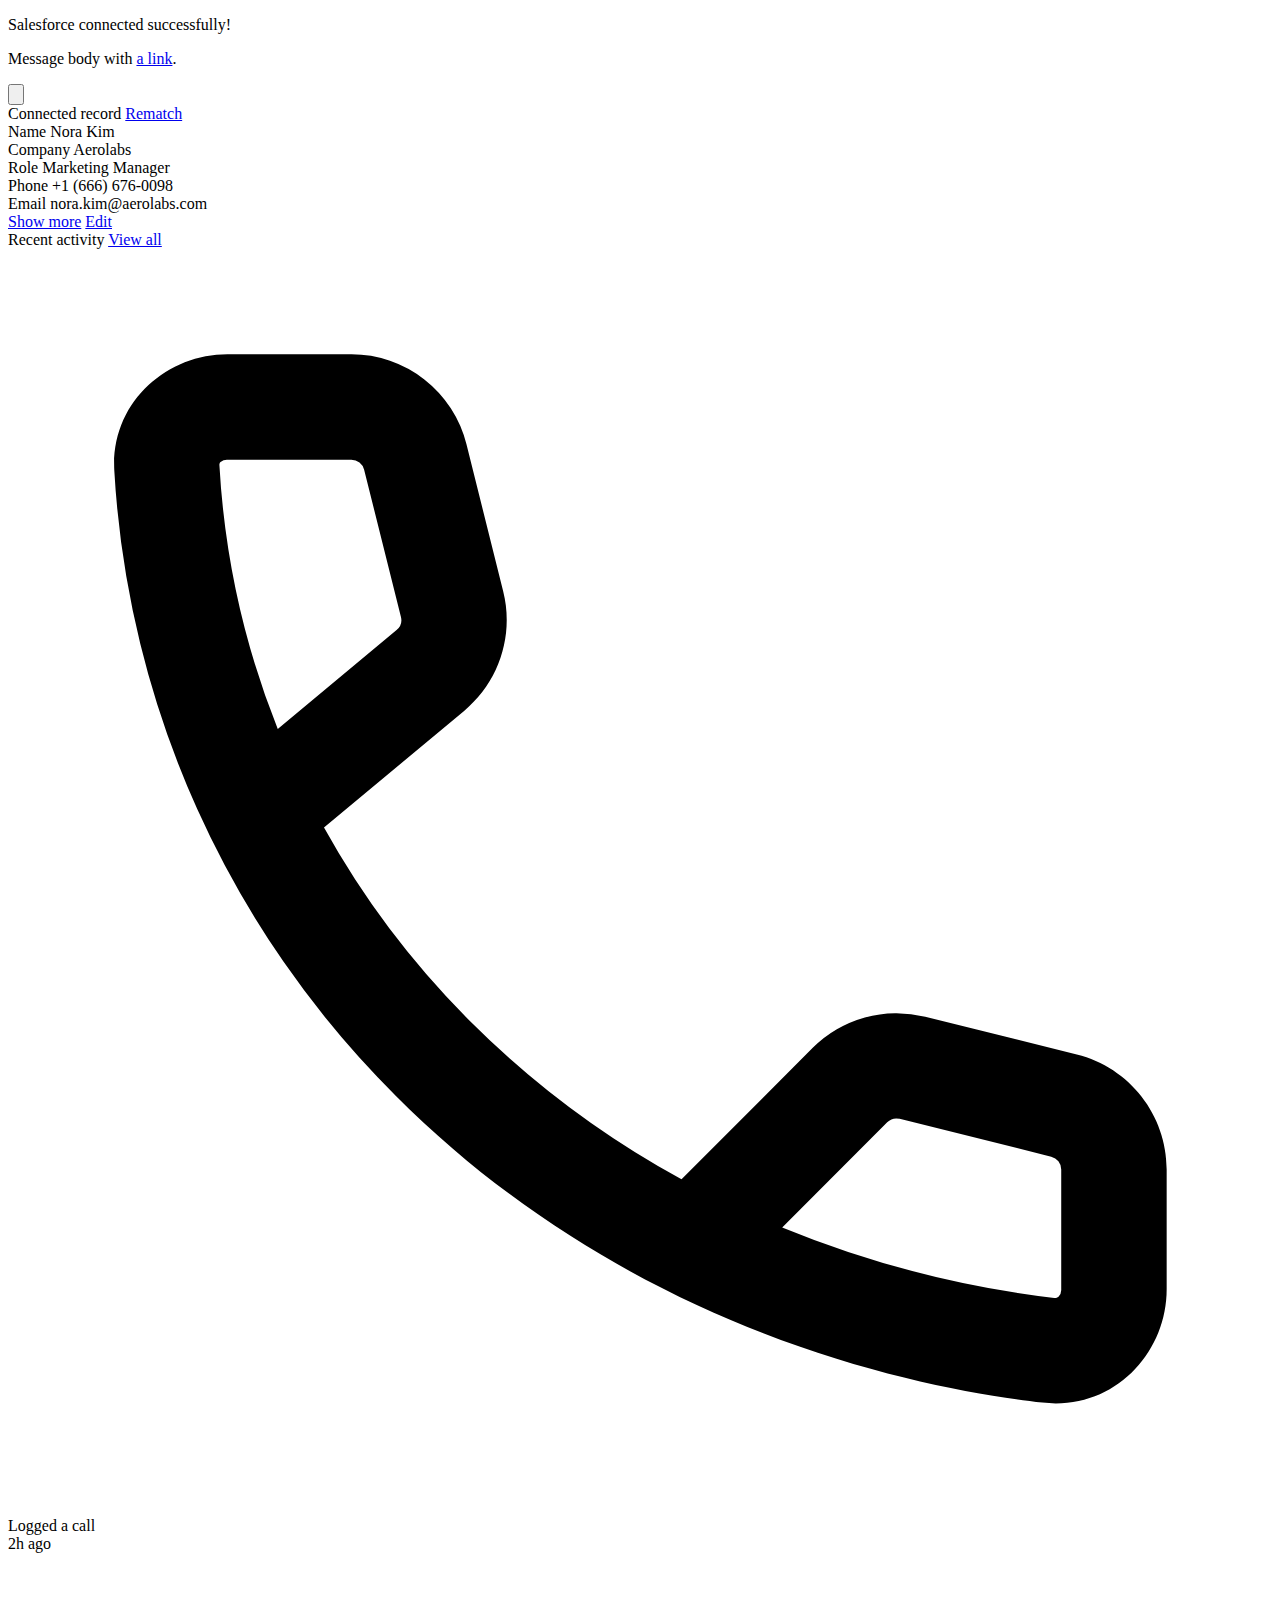
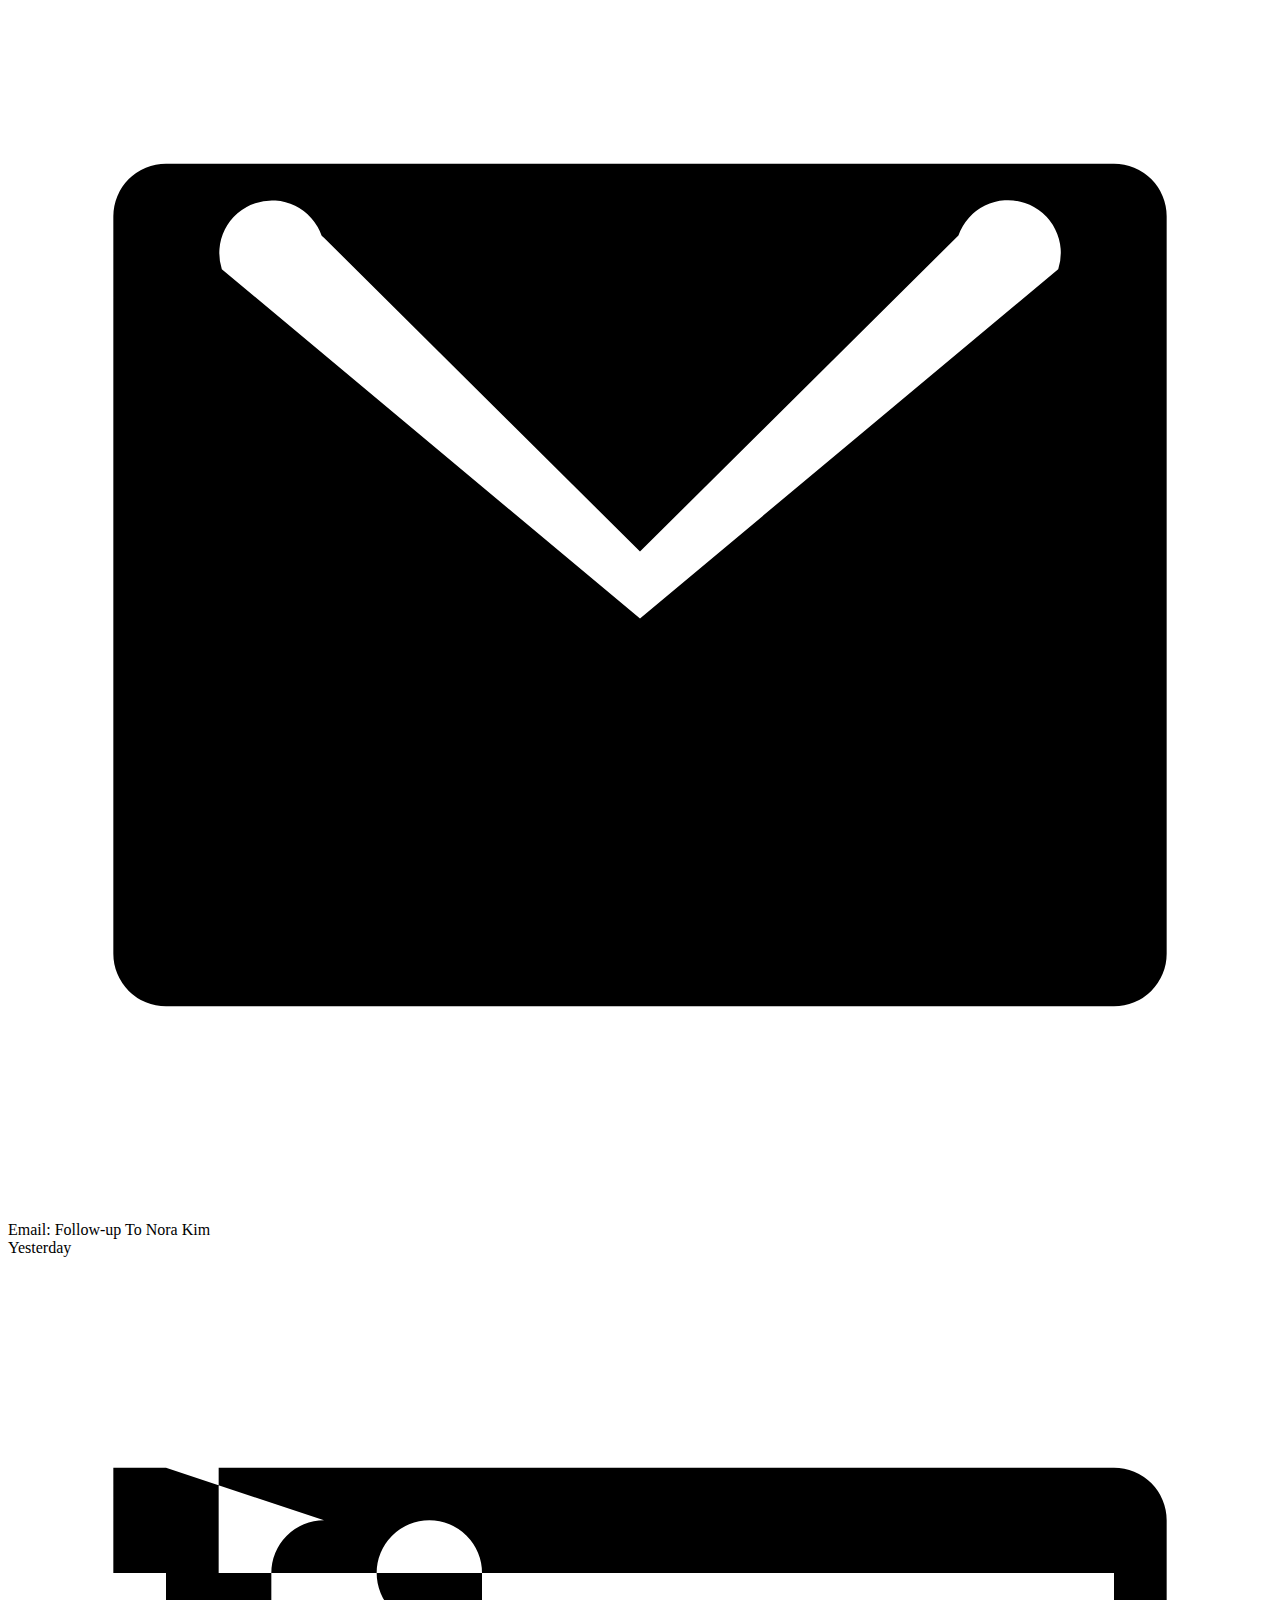
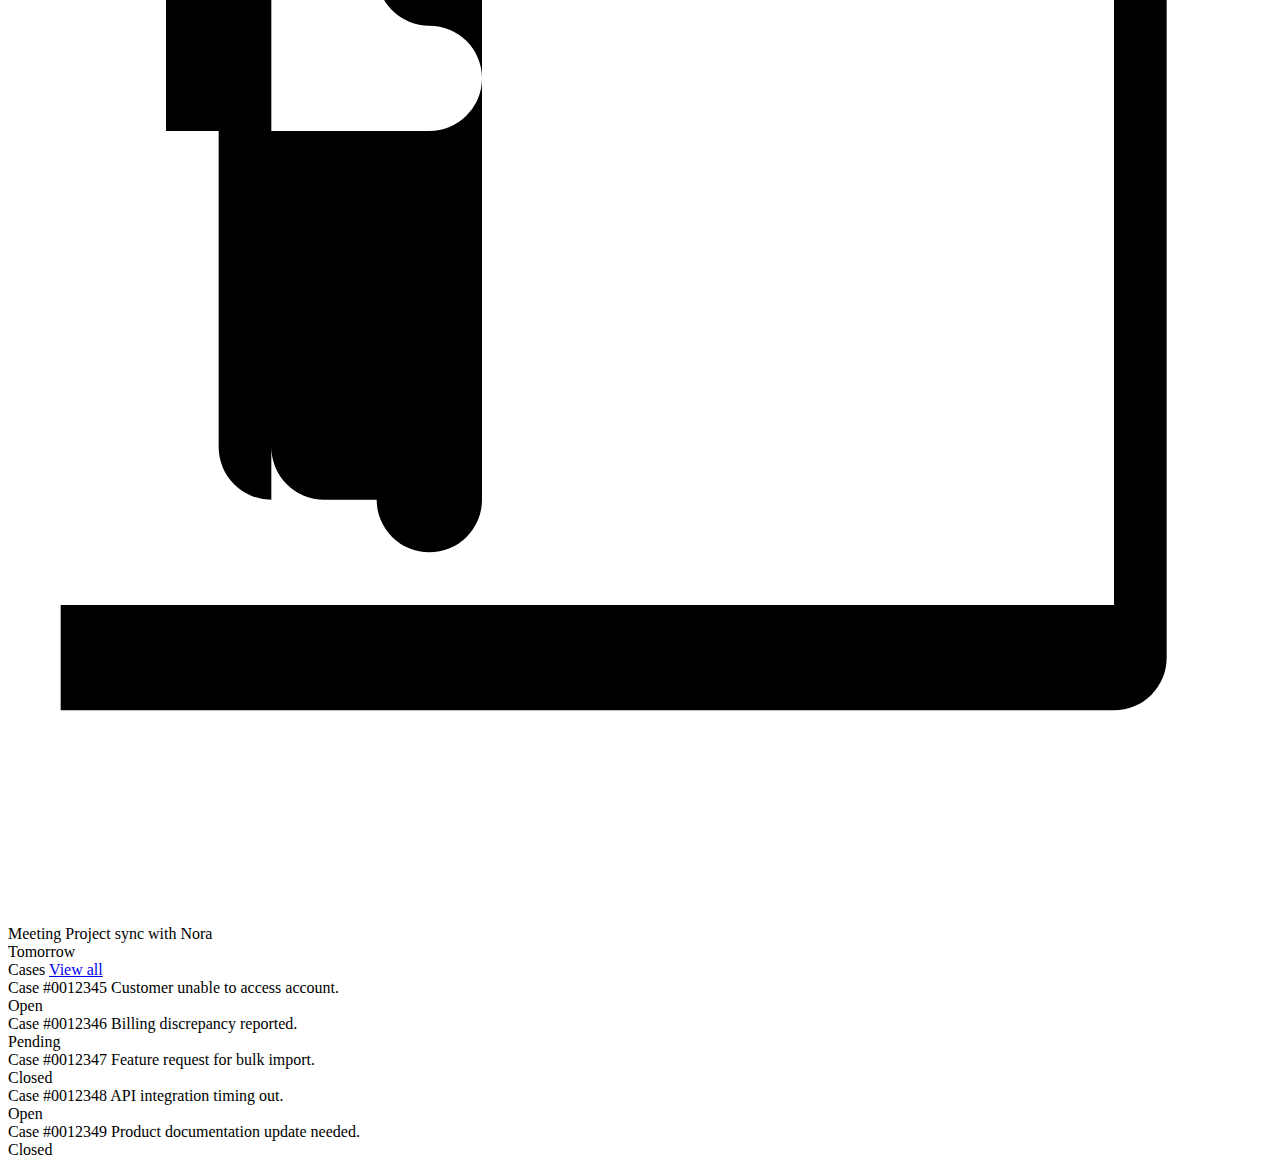
<file: sidebar-apps/salesforce/contact-matched.html>
<!DOCTYPE html>
<html lang="en">
<head>
    <meta charset="UTF-8">
    <meta name="viewport" content="width=device-width, initial-scale=1.0">
    <title>Salesforce - Contact Matched</title>
</head>
<body>
  <div
  class="d-notice d-notice--success d-d-flex d-g4 d-jc-space-between"
>
  <div class="d-notice--content" role="status">
    <p class="d-notice--title d-fs-100 d-fw-bold">Salesforce connected successfully!</p>
    <p class="d-notice--message d-fs-100">
      <span>
        Message body with
        <a href="#" class="d-link d-link--muted">a link</a>.
      </span>
    </p>
  </div>
  <div class="d-notice__actions">
    <button
      type="button"
      aria-label="Close"
      class="d-btn d-btn--sm d-btn--muted d-btn--icon-only"
    >
      <span class="d-btn__icon d-btn__icon--left">
        <span class="d-icon__wrapper">
          <div
            aria-busy="true"
            role="status"
            aria-label=""
            class="d-icon d-icon--size-200"
            style="display: block"
          > <svg class="d-icon--size-200 d-icon d-icon--close" data-qa="dt-icon" aria-hidden="true" role="img" data-name="Close" xmlns="http://www.w3.org/2000/svg" viewBox="0 0 12 12"><path fill="currentColor" fill-rule="evenodd" d="M2.646 2.646a.5.5 0 0 1 .708 0L6 5.293l2.646-2.647a.5.5 0 1 1 .708.708L6.707 6l2.647 2.646a.5.5 0 1 1-.708.708L6 6.707 3.354 9.354a.5.5 0 1 1-.708-.708L5.293 6 2.646 3.354a.5.5 0 0 1 0-.708Z" clip-rule="evenodd"> </path> </svg>
          </div>
        </span>
      </span>
    </button>
  </div>
</div>

            <div
              class="d-d-flex d-fd-column d-g12 d-h100p d-p12 d-bgc-primary d-ba d-bc-default d-baw1 d-bar8"
            >
              <div class="d-d-flex d-fd-row d-jc-space-between">
                <span class="d-fw-bold d-fs-100">Connected record</span>
                <a href="#" class="d-link d-td-none d-fs-100 h:d-td-underline"
                  >Rematch</a
                >
              </div>
              <div class="d-d-flex d-fs-100 d-fd-column d-g8 contact-card-body">
                <div
                  class="d-d-flex d-fd-row d-jc-space-between contact-card-item"
                >
                  <span class="d-fw-medium d-fc-placeholder">Name</span>
                  <span class="d-fc-primary">Nora Kim</span>
                </div>
                <div
                  class="d-d-flex d-fd-row d-jc-space-between contact-card-item"
                >
                  <span class="d-fw-medium d-fc-placeholder">Company</span>
                  <span class="d-fc-primary">Aerolabs</span>
                </div>
                <div
                  class="d-d-flex d-fd-row d-jc-space-between contact-card-item"
                >
                  <span class="d-fw-medium d-fc-placeholder">Role</span>
                  <span class="d-fc-primary">Marketing Manager</span>
                </div>
                <div
                  class="d-d-flex d-fd-row d-jc-space-between contact-card-item"
                >
                  <span class="d-fw-medium d-fc-placeholder">Phone</span>
                  <span class="d-fc-primary">+1 (666) 676-0098</span>
                </div>
                <div
                  class="d-d-flex d-fd-row d-jc-space-between contact-card-item"
                >
                  <span class="d-fw-medium d-fc-placeholder">Email</span>
                  <span class="d-fc-primary">nora.kim@aerolabs.com</span>
                </div>
              </div>
              <div
                class="d-d-flex d-fd-row d-jc-space-between contact-card-footer"
              >
                <a href="#" class="d-link d-td-none d-fs-100 h:d-td-underline"
                  >Show more</a
                >
                <a href="#" class="d-link d-td-none d-fs-100 h:d-td-underline"
                  >Edit</a
                >
              </div>
            </div>
            <div class="d-d-flex d-fd-column">
              <div
                class="d-d-flex d-fd-row d-jc-space-between d-ai-center d-mb12 d-mt8 d-px12"
              >
                <span class="d-fw-bold d-fs-100">Recent activity</span>
                <a href="#" class="d-link d-td-none d-fs-100 h:d-td-underline"
                  >View all</a
                >
              </div>
              <div class="d-d-flex d-fd-column">
                <!-- Activity 1: Call -->
                <div
                  class="d-d-flex d-ai-center d-ai-center d-g12 d-p12 d-bgc-moderate d-bar8"
                >
                  <svg
                    class="d-icon--size-200 d-icon d-icon--dp-phone"
                    data-qa="dt-icon"
                    aria-hidden="true"
                    role="img"
                    data-name="Dp Phone"
                    xmlns="http://www.w3.org/2000/svg"
                    viewBox="0 0 12 12"
                  >
                    <path
                      fill="currentColor"
                      fill-rule="evenodd"
                      d="M2.01 2.034a.036.036 0 0 0-.003.016 7.98 7.98 0 0 0 .554 2.508l1.128-.94a.125.125 0 0 0 .041-.127l-.349-1.396A.125.125 0 0 0 3.26 2H2.083a.092.092 0 0 0-.065.023.035.035 0 0 0-.009.011ZM3 5.493l1.33-1.108c.332-.276.476-.718.371-1.136l-.349-1.397A1.125 1.125 0 0 0 3.26 1H2.083c-.577 0-1.106.457-1.074 1.1a9.101 9.101 0 0 0 2.674 5.94c2.217 2.22 4.922 2.773 6.137 2.912.67.077 1.18-.463 1.18-1.077V8.738c0-.516-.352-.966-.853-1.091l-1.439-.359a1.125 1.125 0 0 0-1.068.296L6.394 8.832A8.804 8.804 0 0 1 4.39 7.334 8.226 8.226 0 0 1 3 5.493Zm4.35 3.796a9.892 9.892 0 0 0 2.583.67.05.05 0 0 0 .023-.002.046.046 0 0 0 .017-.01.096.096 0 0 0 .026-.072V8.738a.125.125 0 0 0-.095-.121l-1.439-.359a.125.125 0 0 0-.118.033l-.997.998Z"
                      clip-rule="evenodd"
                    ></path>
                  </svg>
                  <div class="d-d-flex d-fd-column d-fl-grow1 d-g4">
                    <span class="d-fw-semibold d-fc-primary d-lh-100 d-fs-100"
                      >Logged a call</span
                    >
                  </div>
                  <span class="d-fs-100 d-fc-tertiary">2h ago</span>
                </div>
                <!-- Activity 2: Email -->
                <div class="d-d-flex d-ai-center d-g8 d-p12 d-bar8">
                  <div
                    class="d-avatar d-avatar--md d-bgc-blue-200 d-fc-blue-500 d-d-flex d-ai-center d-jc-center d-flex-shrink-0"
                  >
                    <svg
                      class="d-icon d-icon--size-100 d-icon--email"
                      data-qa="dt-icon"
                      aria-hidden="true"
                      role="img"
                      data-name="Email"
                      xmlns="http://www.w3.org/2000/svg"
                      viewBox="0 0 12 12"
                    >
                      <path
                        fill="currentColor"
                        fill-rule="evenodd"
                        d="M1.5 2h9a.5.5 0 0 1 .5.5v7a.5.5 0 0 1-.5.5h-9a.5.5 0 0 1-.5-.5v-7A.5.5 0 0 1 1.5 2Zm.528 1 .002.002L6 6.318 9.97 3.002l.001-.002a.5.5 0 0 0-.948-.318l-.024.024L6 5.682 3.002 2.706 2.978 2.684a.5.5 0 0 0-.948.318Z"
                        clip-rule="evenodd"
                      ></path>
                    </svg>
                  </div>
                  <div class="d-d-flex d-fd-column d-fl-grow1">
                    <span class="d-fw-semibold d-fc-primary d-lh-100"
                      >Email: Follow-up</span
                    >
                    <span class="d-fs-100 d-fc-tertiary d-lh-100"
                      >To Nora Kim</span
                    >
                  </div>
                  <span class="d-fs-100 d-fc-tertiary">Yesterday</span>
                </div>
                <!-- Activity 3: Meeting -->
                <div class="d-d-flex d-ai-center d-g8 d-p12 d-bar8">
                  <div
                    class="d-avatar d-avatar--md d-bgc-green-200 d-fc-green-500 d-d-flex d-ai-center d-jc-center d-flex-shrink-0"
                  >
                    <svg
                      class="d-icon d-icon--size-200 d-icon--meetings"
                      data-qa="dt-icon"
                      aria-hidden="true"
                      role="img"
                      data-name="Meetings"
                      xmlns="http://www.w3.org/2000/svg"
                      viewBox="0 0 12 12"
                    >
                      <path
                        fill="currentColor"
                        fill-rule="evenodd"
                        d="M1.5 2h9a.5.5 0 0 1 .5.5v7a.5.5 0 0 1-.5.5h-9A.5.5 0 0 1 1.5 10v-1h9V3h-9v1.5H3a.5.5 0 0 1 0-1h1a.5.5 0 0 1 0 1H3a.5.5 0 0 1 0-1h1a.5.5 0 0 1 0-1H4a.5.5 0 0 1 .5.5v5a.5.5 0 0 1-1 0V8h-.5a.5.5 0 0 1-.5-.5V3a.5.5 0 0 1 .5-.5ZM1.5 9v1h-1V9Zm1-1V4.5H2v3a.5.5 0 0 0 .5.5Zm-1.5-5h1V2h-1Z"
                        clip-rule="evenodd"
                      ></path>
                    </svg>
                  </div>
                  <div class="d-d-flex d-fd-column d-fl-grow1">
                    <span class="d-fw-semibold d-fc-primary d-lh-100"
                      >Meeting</span
                    >
                    <span class="d-fs-100 d-fc-tertiary d-lh-100"
                      >Project sync with Nora</span
                    >
                  </div>
                  <span class="d-fs-100 d-fc-tertiary">Tomorrow</span>
                </div>
              </div>
            </div>
            <!-- Wrapper for Cases section, matching Recent Activity structure -->
            <div class="d-d-flex d-fd-column">
              <!-- Cases Header -->
              <div class="d-d-flex d-fd-row d-jc-space-between d-ai-center d-mb12 d-mt8 d-px12">
                <span class="d-fw-bold d-fs-100">Cases</span>
            <a href="#" class="d-link d-td-none d-fs-100 h:d-td-underline"
              >View all</a
            >
          </div>
            
            <!-- Sample Cases List (Activity Item Style) -->
            <div class="d-d-flex d-fd-column d-g0">
              <!-- Case 1 -->
              <div class="d-d-flex d-ai-center d-g12 d-p12 d-bar8 d-bgc-secondary h:d-bgc-bold d-c-pointer">
                <div class="d-d-flex d-fd-column d-fl-grow1">
                  <span class="d-fs-100 d-fw-semibold d-fc-primary d-lh-100">Case #0012345</span>
                  <span class="d-fs-100 d-fc-tertiary d-lh-100">Customer unable to access account.</span>
                </div>
                <span class="d-fs-100 d-fc-tertiary">Open</span>
              </div>

              <!-- Case 2 -->
              <div class="d-d-flex d-ai-center d-g12 d-p12 d-bar8 d-bgc-secondary h:d-bgc-bold d-c-pointer">
                <div class="d-d-flex d-fd-column d-fl-grow1">
                  <span class="d-fs-100 d-fw-semibold d-fc-primary d-lh-100">Case #0012346</span>
                  <span class="d-fs-100 d-fc-tertiary d-lh-100">Billing discrepancy reported.</span>
                </div>
                <span class="d-fs-100 d-fc-tertiary">Pending</span>
              </div>

              <!-- Case 3 -->
              <div class="d-d-flex d-ai-center d-g12 d-p12 d-bar8 d-bgc-secondary h:d-bgc-bold d-c-pointer">
                <div class="d-d-flex d-fd-column d-fl-grow1">
                  <span class="d-fs-100 d-fw-semibold d-fc-primary d-lh-100">Case #0012347</span>
                  <span class="d-fs-100 d-fc-tertiary d-lh-100">Feature request for bulk import.</span>
                </div>
                <span class="d-fs-100 d-fc-tertiary">Closed</span>
              </div>

              <!-- Case 4 -->
              <div class="d-d-flex d-ai-center d-g12 d-p12 d-bar8 d-bgc-secondary h:d-bgc-bold d-c-pointer">
                <div class="d-d-flex d-fd-column d-fl-grow1">
                  <span class="d-fs-100 d-fw-semibold d-fc-primary d-lh-100">Case #0012348</span>
                  <span class="d-fs-100 d-fc-tertiary d-lh-100">API integration timing out.</span>
                </div>
                <span class="d-fs-100 d-fc-tertiary">Open</span>
              </div>

              <!-- Case 5 -->
              <div class="d-d-flex d-ai-center d-g12 d-p12 d-bar8 d-bgc-secondary h:d-bgc-bold d-c-pointer">
                <div class="d-d-flex d-fd-column d-fl-grow1">
                  <span class="d-fs-100 d-fw-semibold d-fc-primary d-lh-100">Case #0012349</span>
                  <span class="d-fs-100 d-fc-tertiary d-lh-100">Product documentation update needed.</span>
                </div>
                <span class="d-fs-100 d-fc-tertiary">Closed</span>
              </div>
            </div>
            <!-- End Sample Cases List -->
            </div>
            <!-- End Wrapper for Cases section -->
</body>
</html>
</file>
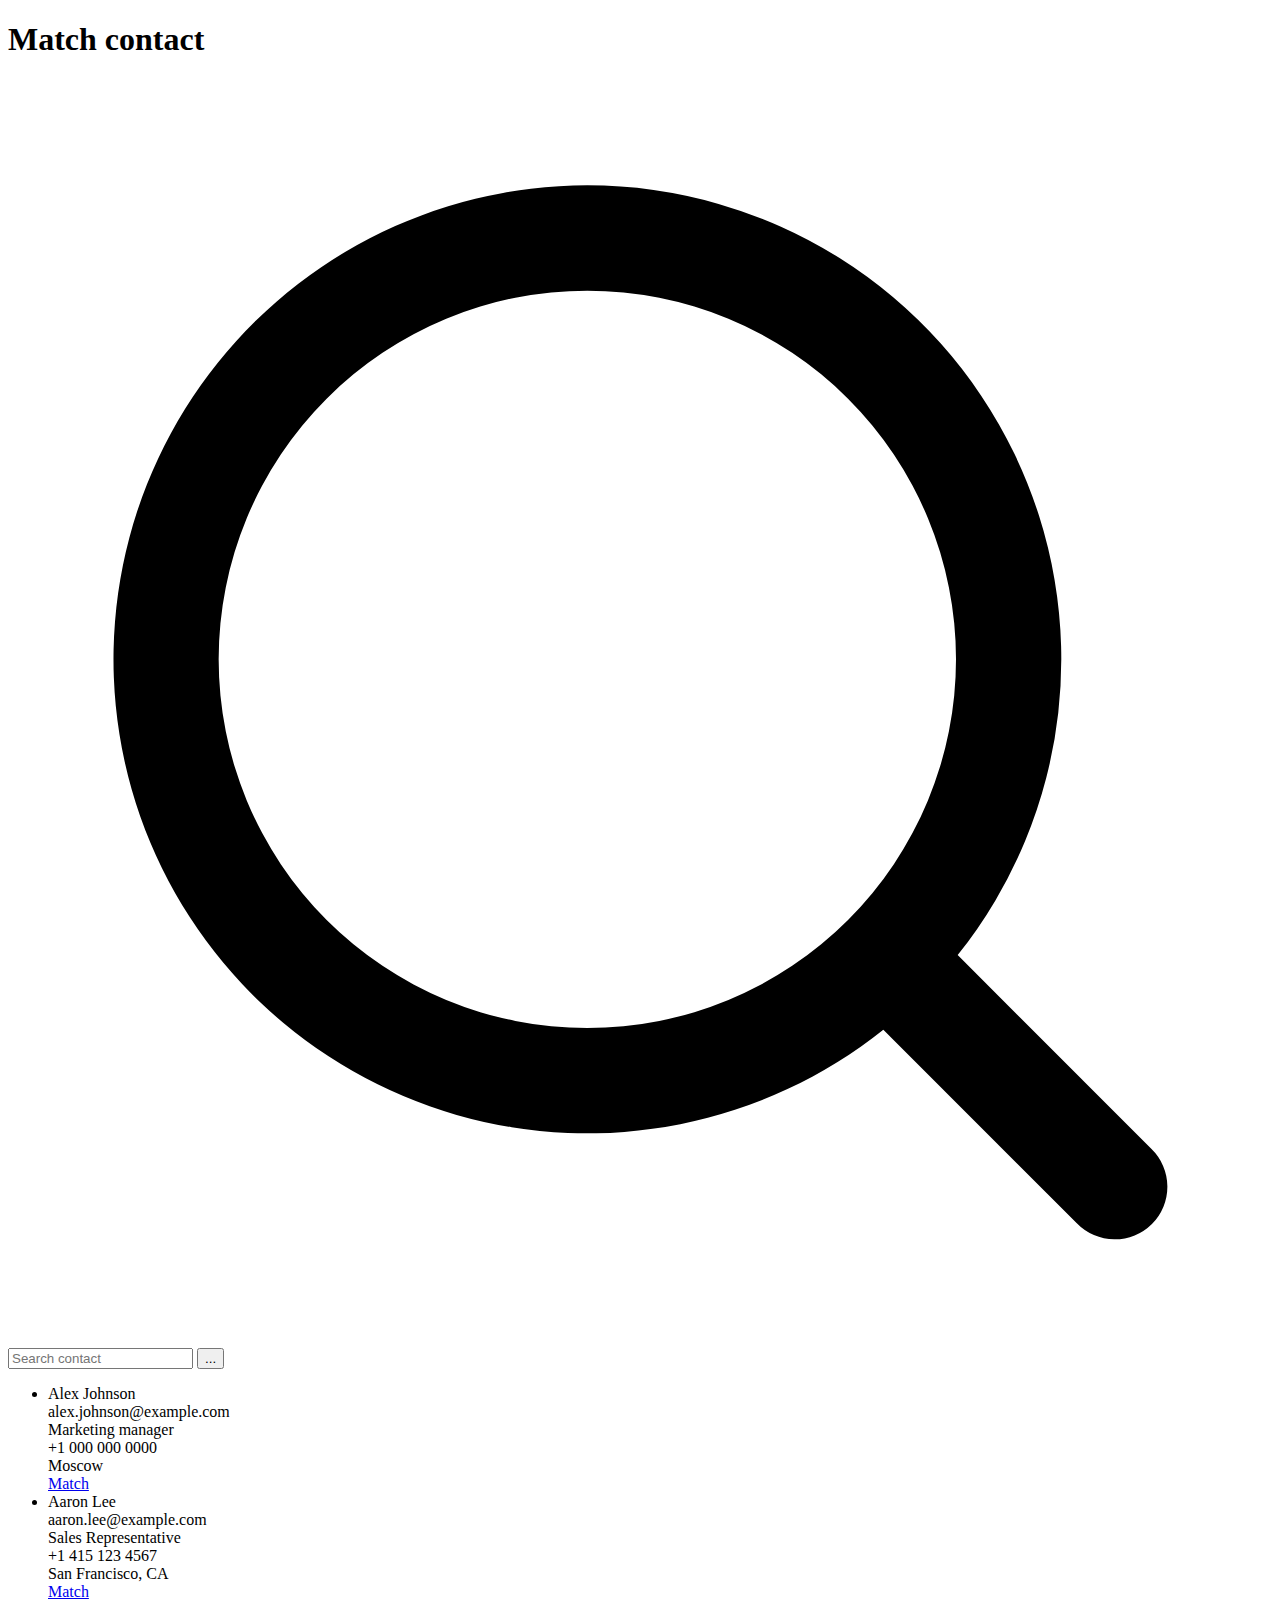
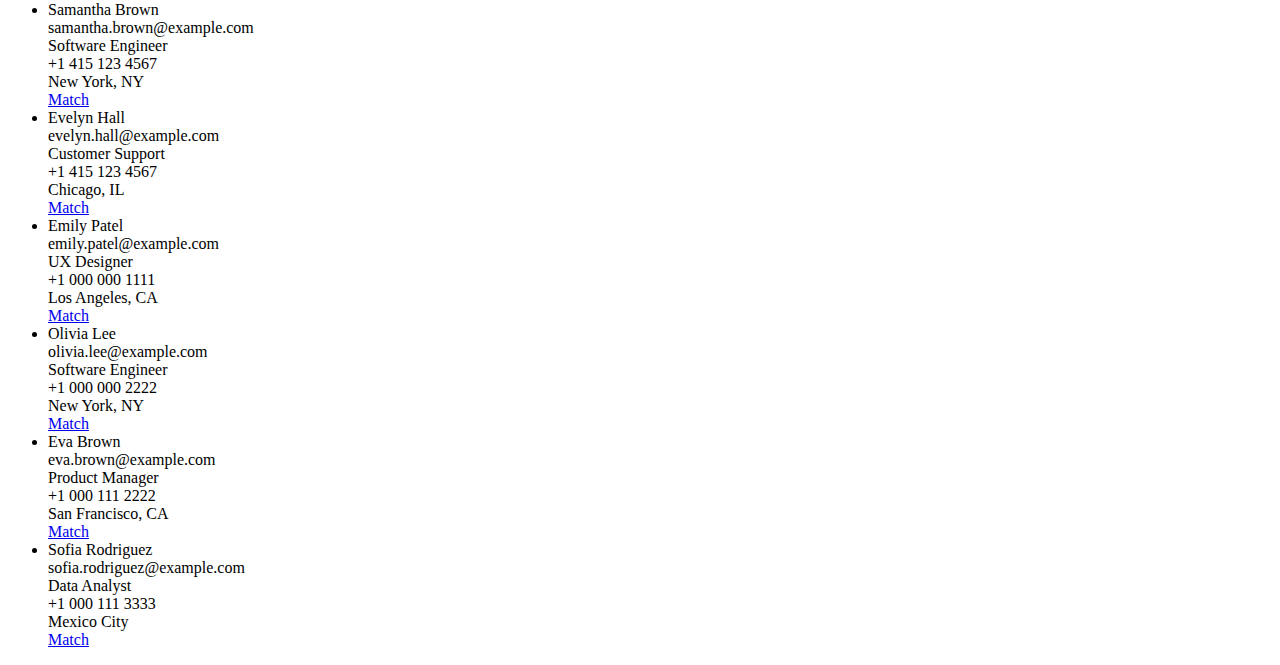
<file: sidebar-apps/salesforce/search-record.html>
<!DOCTYPE html>
<html lang="en">
<head>
    <meta charset="UTF-8">
    <meta name="viewport" content="width=device-width, initial-scale=1.0">
    <title>Search Records</title>
</head>
<body>
    <div class="d-d-flex d-fd-column d-g12">
        <h1 class="d-fs-200 d-mb8">Match contact</h1>
        <div class="d-input__wrapper">
            <span class="base-input__icon--left d-input-icon--left d-input-icon"><svg class="d-icon--size-200 d-icon d-icon--search" data-qa="dt-icon" aria-hidden="true" role="img" data-name="Search" viewBox="0 0 12 12" xmlns="http://www.w3.org/2000/svg"><path fill-rule="evenodd" clip-rule="evenodd" d="M5.5 1a4.5 4.5 0 1 0 2.81 8.016l1.837 1.838a.5.5 0 1 0 .707-.707L9.016 8.308A4.5 4.5 0 0 0 5.5 1Zm0 1a3.5 3.5 0 1 0 0 7 3.5 3.5 0 0 0 0-7Z" fill="currentColor"></path></svg></span>
            <input type="search" autocomplete="off" class="base-input__input d-input d-input-icon--left d-input-icon--right" placeholder="Search contact">
            <span class="base-input__icon--right d-input-icon--right d-input-icon undefined" data-qa="dt-input-right-icon-wrapper">
              <button class="base-button__button d-btn d-btn--muted d-btn--xs d-btn--circle d-btn--icon-only" data-qa="dt-button" type="button" aria-label="Clear search">
                <span class="base-button__icon d-btn__icon d-btn__icon--left">...</span>
              </button>
            </span>
          </div>
        <ul class="contact-list d-d-flex d-fd-column" id="contactList">
            <!-- Contacts will be dynamically populated here or listed statically -->
            <li>
                <div class="d-d-flex d-fd-row d-g8 d-p12 h:d-bgc-moderate d-bar8 d-ac-flex-start">
                    <div id="contact-deatils" class="d-d-flex d-fd-column d-g2 d-w100p">
                    <div class="d-fs-100 d-fw-semibold">Alex Johnson</div>
                    <div class="d-fs-100">alex.johnson@example.com</div>
                    <div class="d-fs-100">Marketing manager</div>
                    <div class="d-fs-100">+1 000 000 0000</div>
                    <div class="d-fs-100">Moscow</div>
                    </div>
                    <a href="#link" class="d-link d-h100p d-fs-100 d-td-none h:d-td-underline">Match</a>
                    
                </div>
                
            </li>

            <li>
                <div class="d-d-flex d-fd-row d-g8 d-p12 h:d-bgc-moderate d-bar8 d-ac-flex-start">
                    <div id="contact-details" class="d-d-flex d-fd-column d-g2 d-w100p">
                    <div class="d-fs-100 d-fw-semibold">Aaron Lee</div>
                    <div class="d-fs-100">aaron.lee@example.com</div>
                    <div class="d-fs-100">Sales Representative</div>
                    <div class="d-fs-100">+1 415 123 4567</div>
                    <div class="d-fs-100">San Francisco, CA</div>
                    </div>
                    <a href="#link" class="d-link d-h100p d-fs-100 d-td-none h:d-td-underline">Match</a>
                    
                </div>
                
            </li>

            <li>
                <div class="d-d-flex d-fd-row d-g8 d-p12 h:d-bgc-moderate d-bar8 d-ac-flex-start">
                    <div id="contact-details" class="d-d-flex d-fd-column d-g2 d-w100p">
                    <div class="d-fs-100 d-fw-semibold">Samantha Brown</div>
                    <div class="d-fs-100">samantha.brown@example.com</div>
                    <div class="d-fs-100">Software Engineer</div>
                    <div class="d-fs-100">+1 415 123 4567</div>
                    <div class="d-fs-100">New York, NY</div>
                    </div>
                    <a href="#link" class="d-link d-h100p d-fs-100 d-td-none h:d-td-underline">Match</a>
                    
                </div>
                
            </li>

            <li>
                <div class="d-d-flex d-fd-row d-g8 d-p12 h:d-bgc-moderate d-bar8 d-ac-flex-start">
                    <div id="contact-details" class="d-d-flex d-fd-column d-g2 d-w100p">
                    <div class="d-fs-100 d-fw-semibold">Evelyn Hall</div>
                    <div class="d-fs-100">evelyn.hall@example.com</div>
                    <div class="d-fs-100">Customer Support</div>
                    <div class="d-fs-100">+1 415 123 4567</div>
                    <div class="d-fs-100">Chicago, IL</div>
                    </div>
                    <a href="#link" class="d-link d-h100p d-fs-100 d-td-none h:d-td-underline">Match</a>
                    
                </div>
                
            </li>

            <li>
                <div class="d-d-flex d-fd-row d-g8 d-p12 h:d-bgc-moderate d-bar8 d-ac-flex-start">
                    <div id="contact-details" class="d-d-flex d-fd-column d-g2 d-w100p">
                    <div class="d-fs-100 d-fw-semibold">Emily Patel</div>
                    <div class="d-fs-100">emily.patel@example.com</div>
                    <div class="d-fs-100">UX Designer</div>
                    <div class="d-fs-100">+1 000 000 1111</div>
                    <div class="d-fs-100">Los Angeles, CA</div>
                    </div>
                    <a href="#link" class="d-link d-h100p d-fs-100 d-td-none h:d-td-underline">Match</a>
                    
                </div>
                
            </li>

            <li>
                <div class="d-d-flex d-fd-row d-g8 d-p12 h:d-bgc-moderate d-bar8 d-ac-flex-start">
                    <div id="contact-details" class="d-d-flex d-fd-column d-g2 d-w100p">
                    <div class="d-fs-100 d-fw-semibold">Olivia Lee</div>
                    <div class="d-fs-100">olivia.lee@example.com</div>
                    <div class="d-fs-100">Software Engineer</div>
                    <div class="d-fs-100">+1 000 000 2222</div>
                    <div class="d-fs-100">New York, NY</div>
                    </div>
                    <a href="#link" class="d-link d-h100p d-fs-100 d-td-none h:d-td-underline">Match</a>
                    
                </div>
                
            </li>

            <li>
                <div class="d-d-flex d-fd-row d-g8 d-p12 h:d-bgc-moderate d-bar8 d-ac-flex-start">
                    <div id="contact-details" class="d-d-flex d-fd-column d-g2 d-w100p">
                    <div class="d-fs-100 d-fw-semibold">Eva Brown</div>
                    <div class="d-fs-100">eva.brown@example.com</div>
                    <div class="d-fs-100">Product Manager</div>
                    <div class="d-fs-100">+1 000 111 2222</div>
                    <div class="d-fs-100">San Francisco, CA</div>
                    </div>
                    <a href="#link" class="d-link d-h100p d-fs-100 d-td-none h:d-td-underline">Match</a>
                    
                </div>
                
            </li>

            <li>
                <div class="d-d-flex d-fd-row d-g8 d-p12 h:d-bgc-moderate d-bar8 d-ac-flex-start">
                    <div id="contact-details" class="d-d-flex d-fd-column d-g2 d-w100p">
                    <div class="d-fs-100 d-fw-semibold">Sofia Rodriguez</div>
                    <div class="d-fs-100">sofia.rodriguez@example.com</div>
                    <div class="d-fs-100">Data Analyst</div>
                    <div class="d-fs-100">+1 000 111 3333</div>
                    <div class="d-fs-100">Mexico City</div>
                    </div>
                    <a href="#link" class="d-link d-h100p d-fs-100 d-td-none h:d-td-underline">Match</a>
                    
                </div>
                
            </li>

        </ul>
    </div>
    <script>
        // Basic search functionality (optional, for future enhancement)
        const searchInput = document.getElementById('searchContacts');
        const contactList = document.getElementById('contactList');
        const contacts = Array.from(contactList.getElementsByTagName('li'));

        searchInput.addEventListener('input', function(e) {
            const searchTerm = e.target.value.toLowerCase();
            contacts.forEach(contact => {
                const name = contact.querySelector('.contact-name').textContent.toLowerCase();
                const email = contact.querySelector('.contact-email').textContent.toLowerCase();
                if (name.includes(searchTerm) || email.includes(searchTerm)) {
                    contact.style.display = '';
                } else {
                    contact.style.display = 'none';
                }
            });
        });
    </script>
</body>
</html>
</file>
